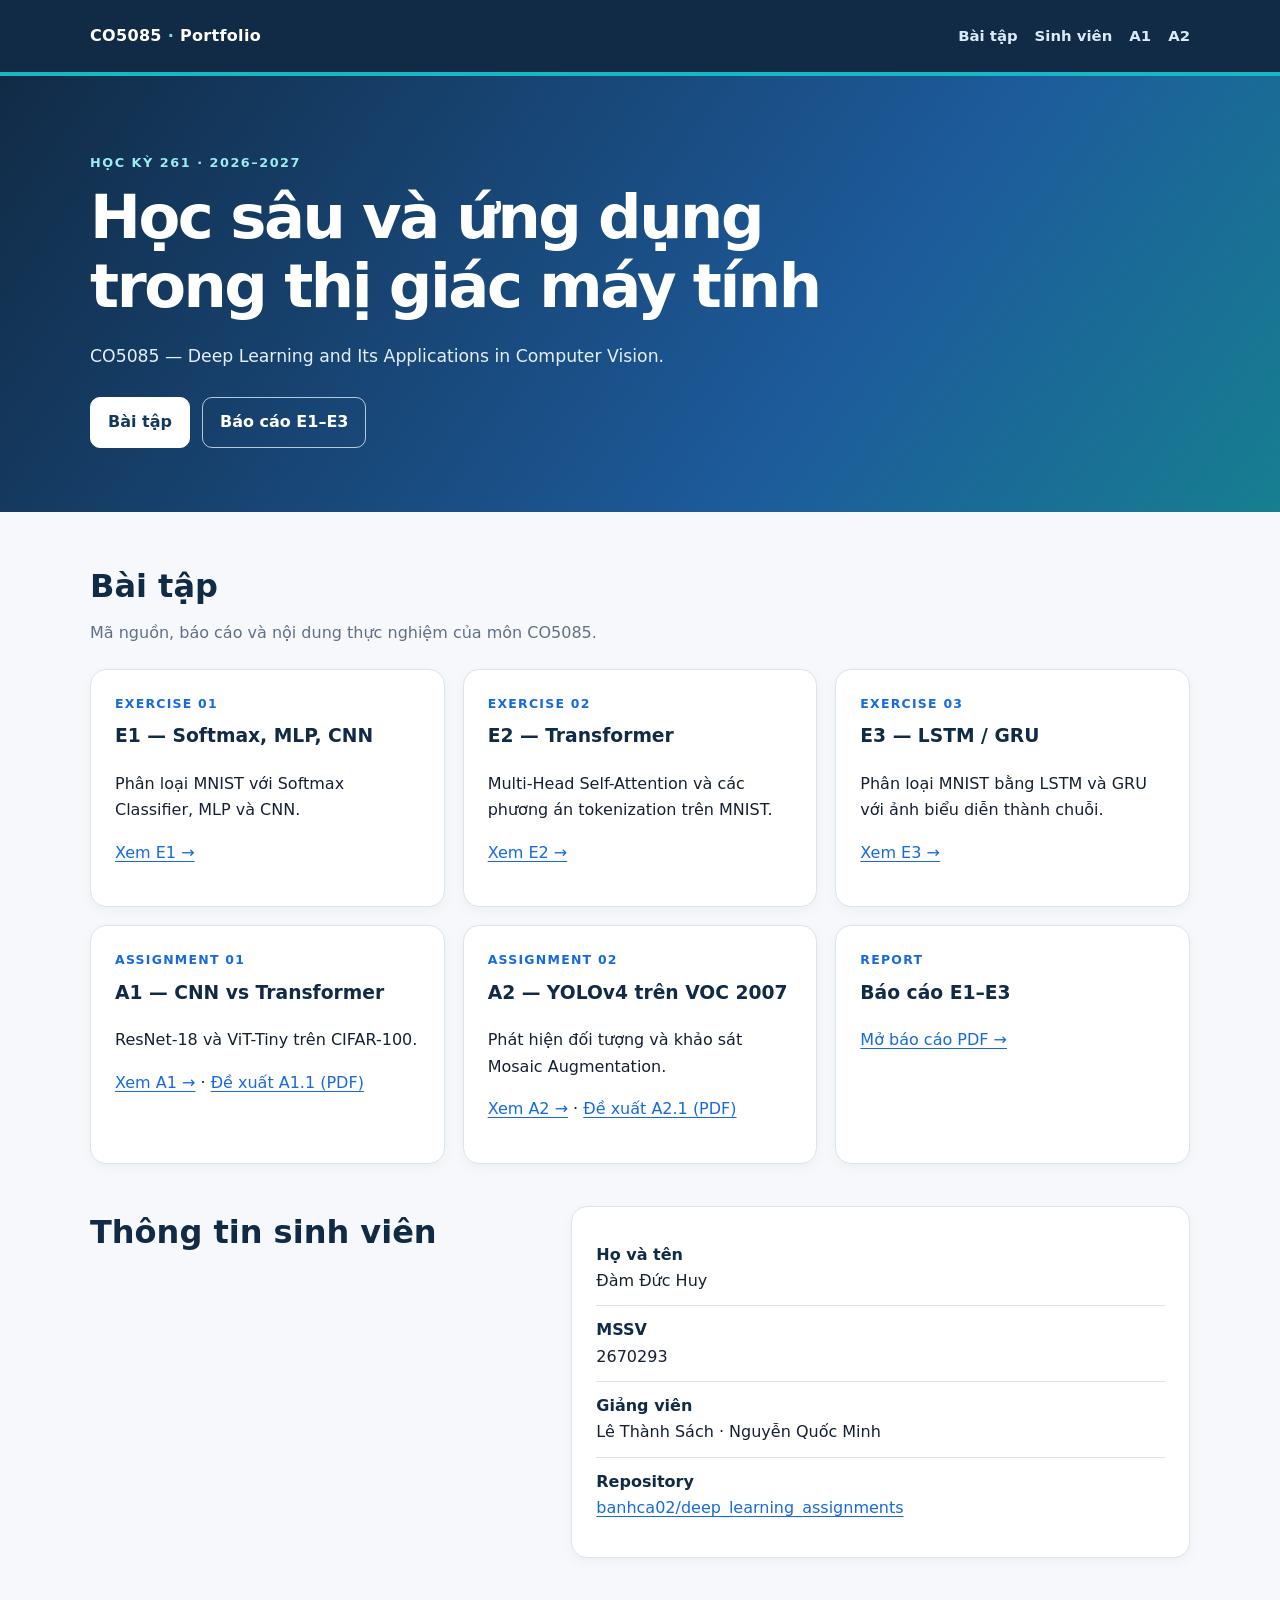
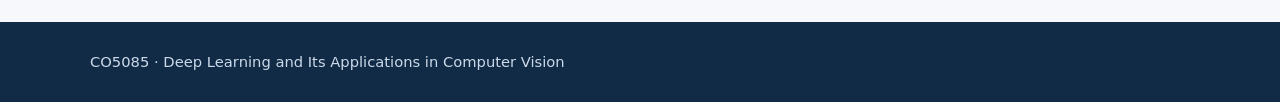
<file: index.html>
<!doctype html>
<html lang="vi">
<head>
  <meta charset="utf-8">
  <meta name="viewport" content="width=device-width, initial-scale=1">
  <meta name="description" content="CO5085 — Deep Learning Assignments.">
  <title>CO5085 | Deep Learning Assignments</title>
  <link rel="stylesheet" href="assets/css/site.css">
</head>
<body>
  <header class="site-header"><div class="container header-inner"><a class="brand" href="index.html">CO5085 <span>·</span> Portfolio</a><nav class="nav" aria-label="Điều hướng"><a href="#assignments">Bài tập</a><a href="#student">Sinh viên</a><a href="A1/">A1</a><a href="A2/">A2</a></nav></div></header>
  <section class="hero"><div class="container"><p class="eyebrow">Học kỳ 261 · 2026–2027</p><h1>Học sâu và ứng dụng trong thị giác máy tính</h1><p>CO5085 — Deep Learning and Its Applications in Computer Vision.</p><div class="hero-actions"><a class="button" href="#assignments">Bài tập</a><a class="button alt" href="reports/exercises.pdf">Báo cáo E1–E3</a></div></div></section>
  <main class="container">
    <section id="assignments"><h2 class="section-title">Bài tập</h2><p class="section-intro">Mã nguồn, báo cáo và nội dung thực nghiệm của môn CO5085.</p><div class="grid">
      <article class="card"><p class="label">Exercise 01</p><h3>E1 — Softmax, MLP, CNN</h3><p>Phân loại MNIST với Softmax Classifier, MLP và CNN.</p><p><a href="E1/">Xem E1 →</a></p></article>
      <article class="card"><p class="label">Exercise 02</p><h3>E2 — Transformer</h3><p>Multi-Head Self-Attention và các phương án tokenization trên MNIST.</p><p><a href="E2/">Xem E2 →</a></p></article>
      <article class="card"><p class="label">Exercise 03</p><h3>E3 — LSTM / GRU</h3><p>Phân loại MNIST bằng LSTM và GRU với ảnh biểu diễn thành chuỗi.</p><p><a href="E3/">Xem E3 →</a></p></article>
      <article class="card"><p class="label">Assignment 01</p><h3>A1 — CNN vs Transformer</h3><p>ResNet-18 và ViT-Tiny trên CIFAR-100.</p><p><a href="A1/">Xem A1 →</a> · <a href="A1/A1.1-proposal.pdf">Đề xuất A1.1 (PDF)</a></p></article>
      <article class="card"><p class="label">Assignment 02</p><h3>A2 — YOLOv4 trên VOC 2007</h3><p>Phát hiện đối tượng và khảo sát Mosaic Augmentation.</p><p><a href="A2/">Xem A2 →</a> · <a href="A2/A2.1-proposal.pdf">Đề xuất A2.1 (PDF)</a></p></article>
      <article class="card"><p class="label">Report</p><h3>Báo cáo E1–E3</h3><p><a href="reports/exercises.pdf">Mở báo cáo PDF →</a></p></article>
    </div></section>
    <section id="student" class="details"><div><h2 class="section-title">Thông tin sinh viên</h2></div><div class="card"><ul class="info-list"><li><strong>Họ và tên</strong>Đàm Đức Huy</li><li><strong>MSSV</strong>2670293</li><li><strong>Giảng viên</strong>Lê Thành Sách · Nguyễn Quốc Minh</li><li><strong>Repository</strong><a href="https://github.com/banhca02/deep_learning_assignments">banhca02/deep_learning_assignments</a></li></ul></div></section>
  </main>
  <footer class="site-footer"><div class="container"><p>CO5085 · Deep Learning and Its Applications in Computer Vision</p></div></footer>
</body>
</html>
</file>
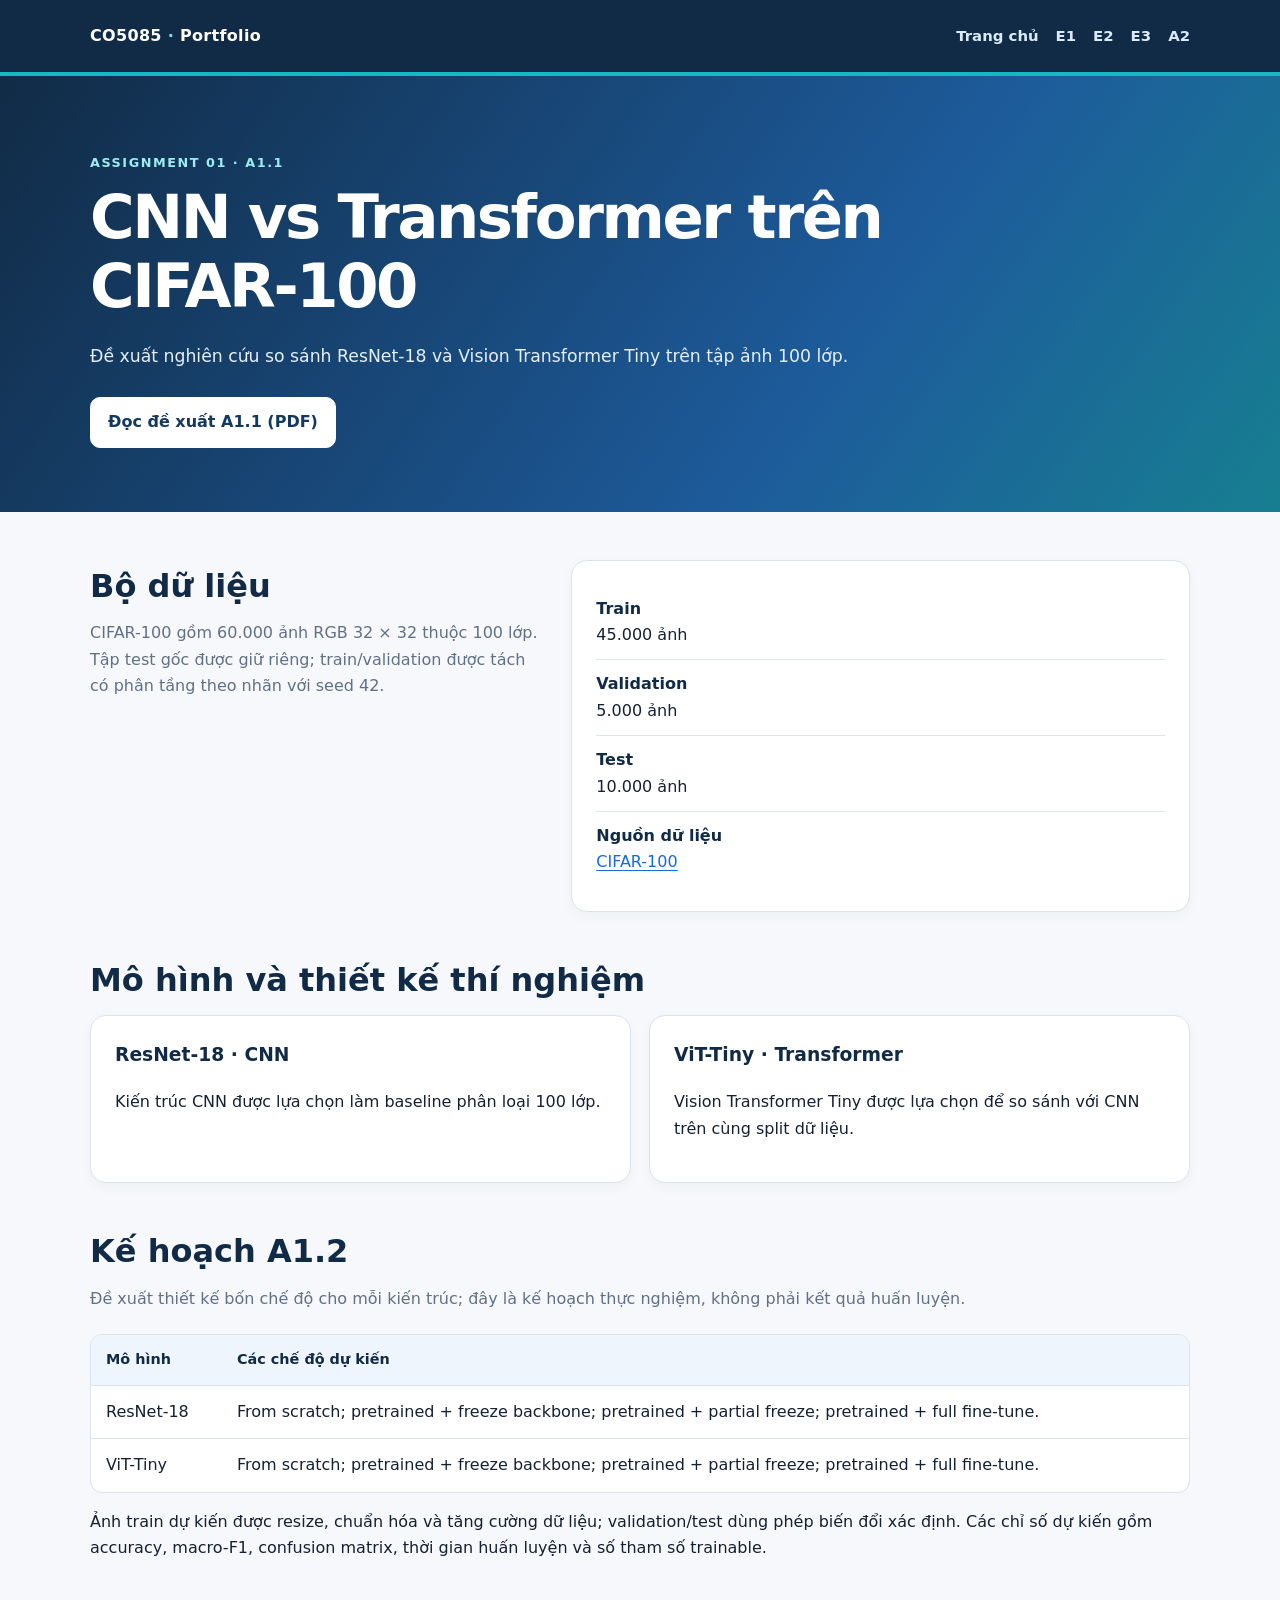
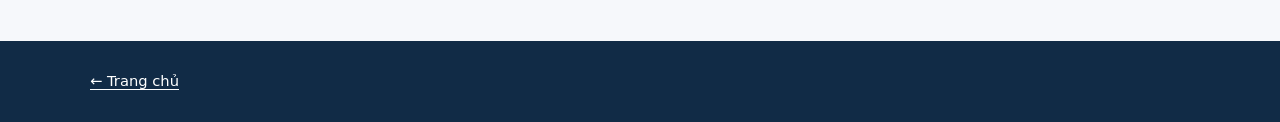
<file: A1/index.html>
<!doctype html>
<html lang="vi">
<head>
  <meta charset="utf-8">
  <meta name="viewport" content="width=device-width, initial-scale=1">
  <meta name="description" content="Đề xuất A1.1: CNN vs Transformer trên CIFAR-100.">
  <title>A1.1 — CNN vs Transformer | CO5085</title>
  <link rel="stylesheet" href="../assets/css/site.css">
</head>
<body>
  <header class="site-header"><div class="container header-inner"><a class="brand" href="../index.html">CO5085 <span>·</span> Portfolio</a><nav class="nav" aria-label="Điều hướng"><a href="../index.html">Trang chủ</a><a href="../E1/">E1</a><a href="../E2/">E2</a><a href="../E3/">E3</a><a href="../A2/">A2</a></nav></div></header>
  <section class="hero"><div class="container"><p class="eyebrow">Assignment 01 · A1.1</p><h1>CNN vs Transformer trên CIFAR-100</h1><p>Đề xuất nghiên cứu so sánh ResNet-18 và Vision Transformer Tiny trên tập ảnh 100 lớp.</p><div class="hero-actions"><a class="button" href="A1.1-proposal.pdf">Đọc đề xuất A1.1 (PDF)</a></div></div></section>
  <main class="container">
    <section class="details"><div><h2 class="section-title">Bộ dữ liệu</h2><p class="section-intro">CIFAR-100 gồm 60.000 ảnh RGB 32 × 32 thuộc 100 lớp. Tập test gốc được giữ riêng; train/validation được tách có phân tầng theo nhãn với seed 42.</p></div><div class="card"><ul class="info-list"><li><strong>Train</strong>45.000 ảnh</li><li><strong>Validation</strong>5.000 ảnh</li><li><strong>Test</strong>10.000 ảnh</li><li><strong>Nguồn dữ liệu</strong><a href="https://www.cs.toronto.edu/~kriz/cifar.html">CIFAR-100</a></li></ul></div></section>
    <section><h2 class="section-title">Mô hình và thiết kế thí nghiệm</h2><div class="grid two"><article class="card"><h3>ResNet-18 · CNN</h3><p>Kiến trúc CNN được lựa chọn làm baseline phân loại 100 lớp.</p></article><article class="card"><h3>ViT-Tiny · Transformer</h3><p>Vision Transformer Tiny được lựa chọn để so sánh với CNN trên cùng split dữ liệu.</p></article></div></section>
    <section><h2 class="section-title">Kế hoạch A1.2</h2><p class="section-intro">Đề xuất thiết kế bốn chế độ cho mỗi kiến trúc; đây là kế hoạch thực nghiệm, không phải kết quả huấn luyện.</p><div class="table-wrap"><table><thead><tr><th>Mô hình</th><th>Các chế độ dự kiến</th></tr></thead><tbody><tr><td>ResNet-18</td><td>From scratch; pretrained + freeze backbone; pretrained + partial freeze; pretrained + full fine-tune.</td></tr><tr><td>ViT-Tiny</td><td>From scratch; pretrained + freeze backbone; pretrained + partial freeze; pretrained + full fine-tune.</td></tr></tbody></table></div><p>Ảnh train dự kiến được resize, chuẩn hóa và tăng cường dữ liệu; validation/test dùng phép biến đổi xác định. Các chỉ số dự kiến gồm accuracy, macro-F1, confusion matrix, thời gian huấn luyện và số tham số trainable.</p></section>
  </main>
  <footer class="site-footer"><div class="container"><p><a href="../index.html">← Trang chủ</a></p></div></footer>
</body>
</html>
</file>
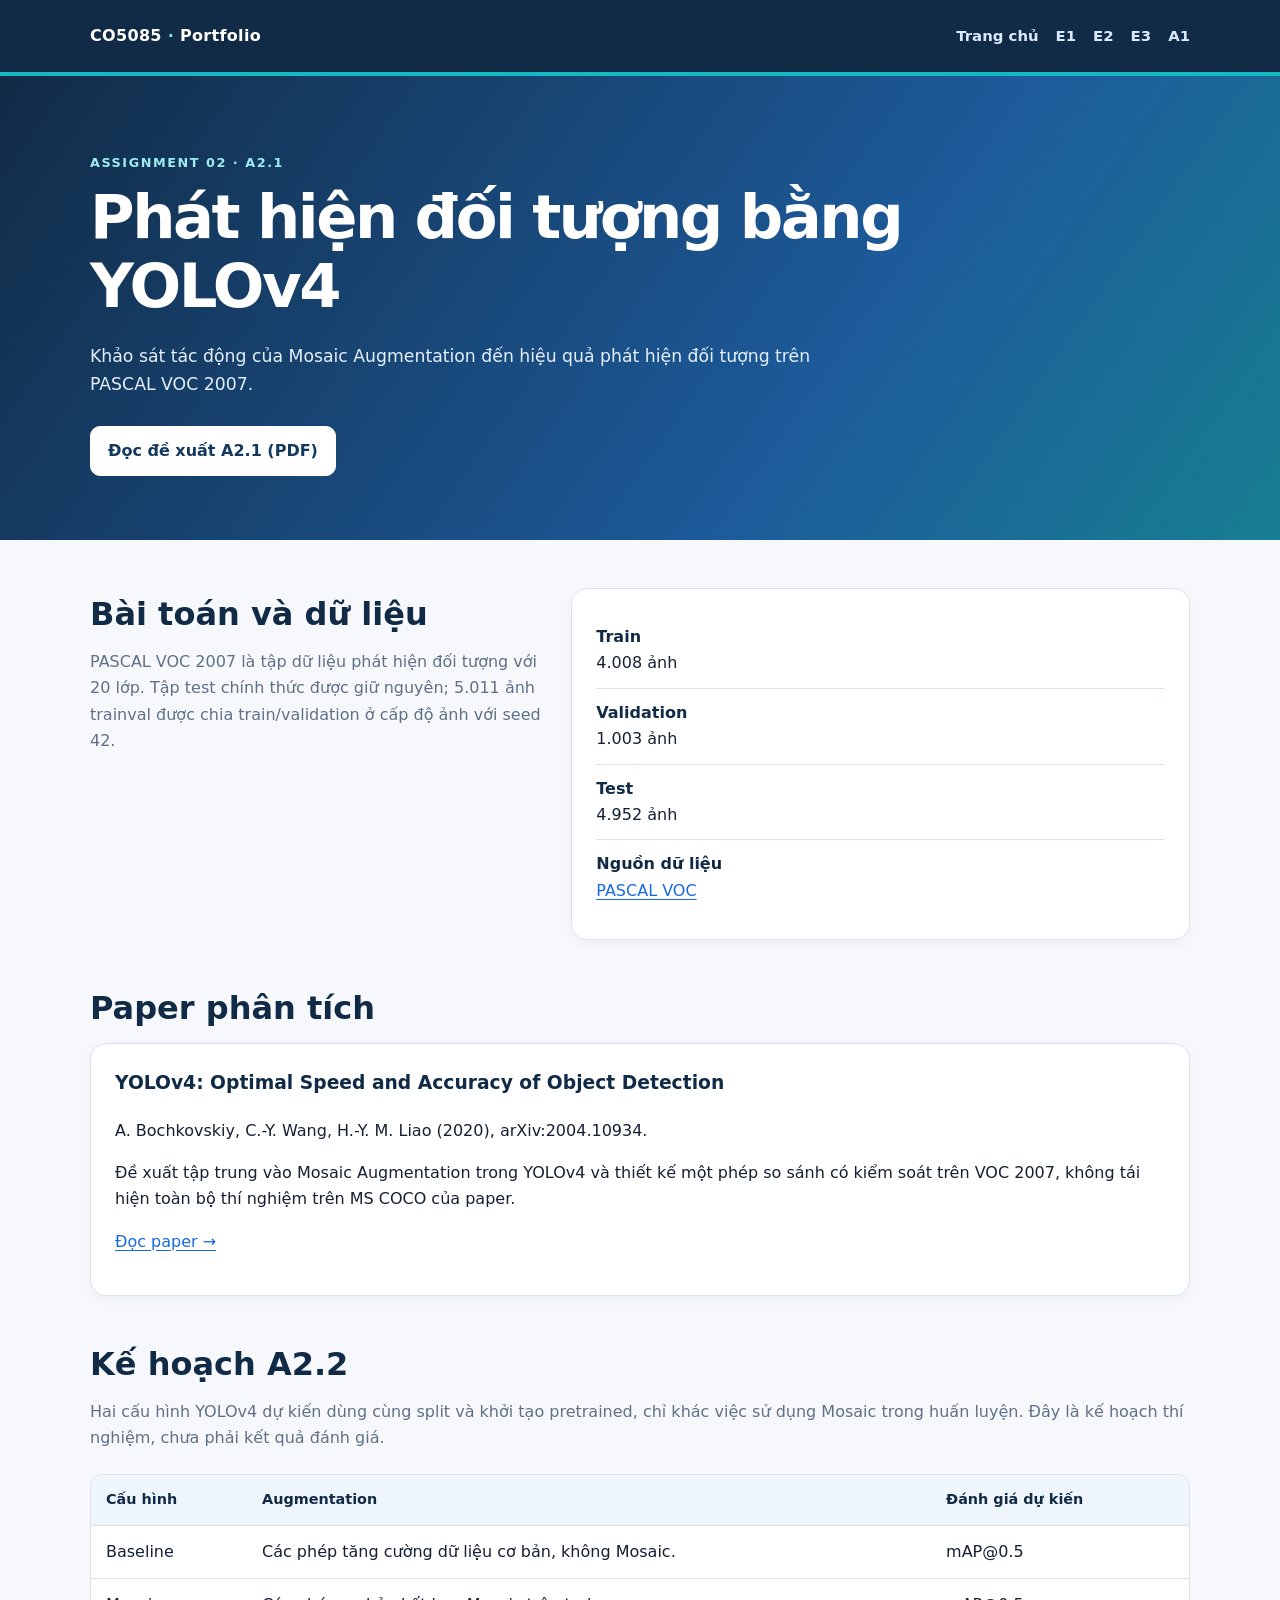
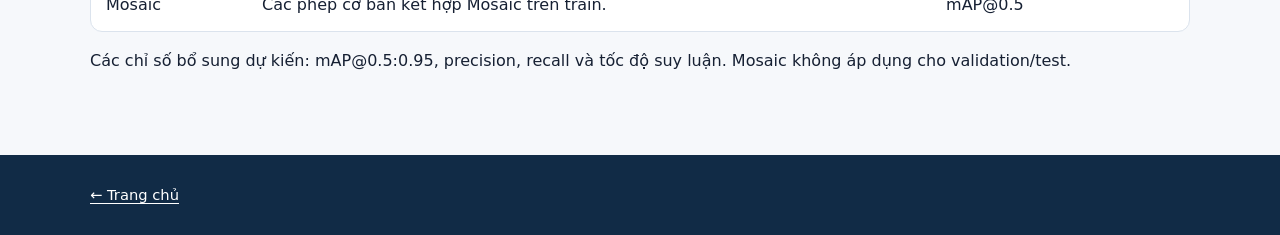
<file: A2/index.html>
<!doctype html>
<html lang="vi">
<head>
  <meta charset="utf-8">
  <meta name="viewport" content="width=device-width, initial-scale=1">
  <meta name="description" content="Đề xuất A2.1: phát hiện đối tượng bằng YOLOv4 trên PASCAL VOC 2007.">
  <title>A2.1 — YOLOv4 | CO5085</title>
  <link rel="stylesheet" href="../assets/css/site.css">
</head>
<body>
  <header class="site-header"><div class="container header-inner"><a class="brand" href="../index.html">CO5085 <span>·</span> Portfolio</a><nav class="nav" aria-label="Điều hướng"><a href="../index.html">Trang chủ</a><a href="../E1/">E1</a><a href="../E2/">E2</a><a href="../E3/">E3</a><a href="../A1/">A1</a></nav></div></header>
  <section class="hero"><div class="container"><p class="eyebrow">Assignment 02 · A2.1</p><h1>Phát hiện đối tượng bằng YOLOv4</h1><p>Khảo sát tác động của Mosaic Augmentation đến hiệu quả phát hiện đối tượng trên PASCAL VOC 2007.</p><div class="hero-actions"><a class="button" href="A2.1-proposal.pdf">Đọc đề xuất A2.1 (PDF)</a></div></div></section>
  <main class="container">
    <section class="details"><div><h2 class="section-title">Bài toán và dữ liệu</h2><p class="section-intro">PASCAL VOC 2007 là tập dữ liệu phát hiện đối tượng với 20 lớp. Tập test chính thức được giữ nguyên; 5.011 ảnh trainval được chia train/validation ở cấp độ ảnh với seed 42.</p></div><div class="card"><ul class="info-list"><li><strong>Train</strong>4.008 ảnh</li><li><strong>Validation</strong>1.003 ảnh</li><li><strong>Test</strong>4.952 ảnh</li><li><strong>Nguồn dữ liệu</strong><a href="http://host.robots.ox.ac.uk/pascal/VOC/">PASCAL VOC</a></li></ul></div></section>
    <section><h2 class="section-title">Paper phân tích</h2><div class="card"><h3>YOLOv4: Optimal Speed and Accuracy of Object Detection</h3><p>A. Bochkovskiy, C.-Y. Wang, H.-Y. M. Liao (2020), arXiv:2004.10934.</p><p>Đề xuất tập trung vào Mosaic Augmentation trong YOLOv4 và thiết kế một phép so sánh có kiểm soát trên VOC 2007, không tái hiện toàn bộ thí nghiệm trên MS COCO của paper.</p><p><a href="https://arxiv.org/abs/2004.10934">Đọc paper →</a></p></div></section>
    <section><h2 class="section-title">Kế hoạch A2.2</h2><p class="section-intro">Hai cấu hình YOLOv4 dự kiến dùng cùng split và khởi tạo pretrained, chỉ khác việc sử dụng Mosaic trong huấn luyện. Đây là kế hoạch thí nghiệm, chưa phải kết quả đánh giá.</p><div class="table-wrap"><table><thead><tr><th>Cấu hình</th><th>Augmentation</th><th>Đánh giá dự kiến</th></tr></thead><tbody><tr><td>Baseline</td><td>Các phép tăng cường dữ liệu cơ bản, không Mosaic.</td><td>mAP@0.5</td></tr><tr><td>Mosaic</td><td>Các phép cơ bản kết hợp Mosaic trên train.</td><td>mAP@0.5</td></tr></tbody></table></div><p>Các chỉ số bổ sung dự kiến: mAP@0.5:0.95, precision, recall và tốc độ suy luận. Mosaic không áp dụng cho validation/test.</p></section>
  </main>
  <footer class="site-footer"><div class="container"><p><a href="../index.html">← Trang chủ</a></p></div></footer>
</body>
</html>
</file>
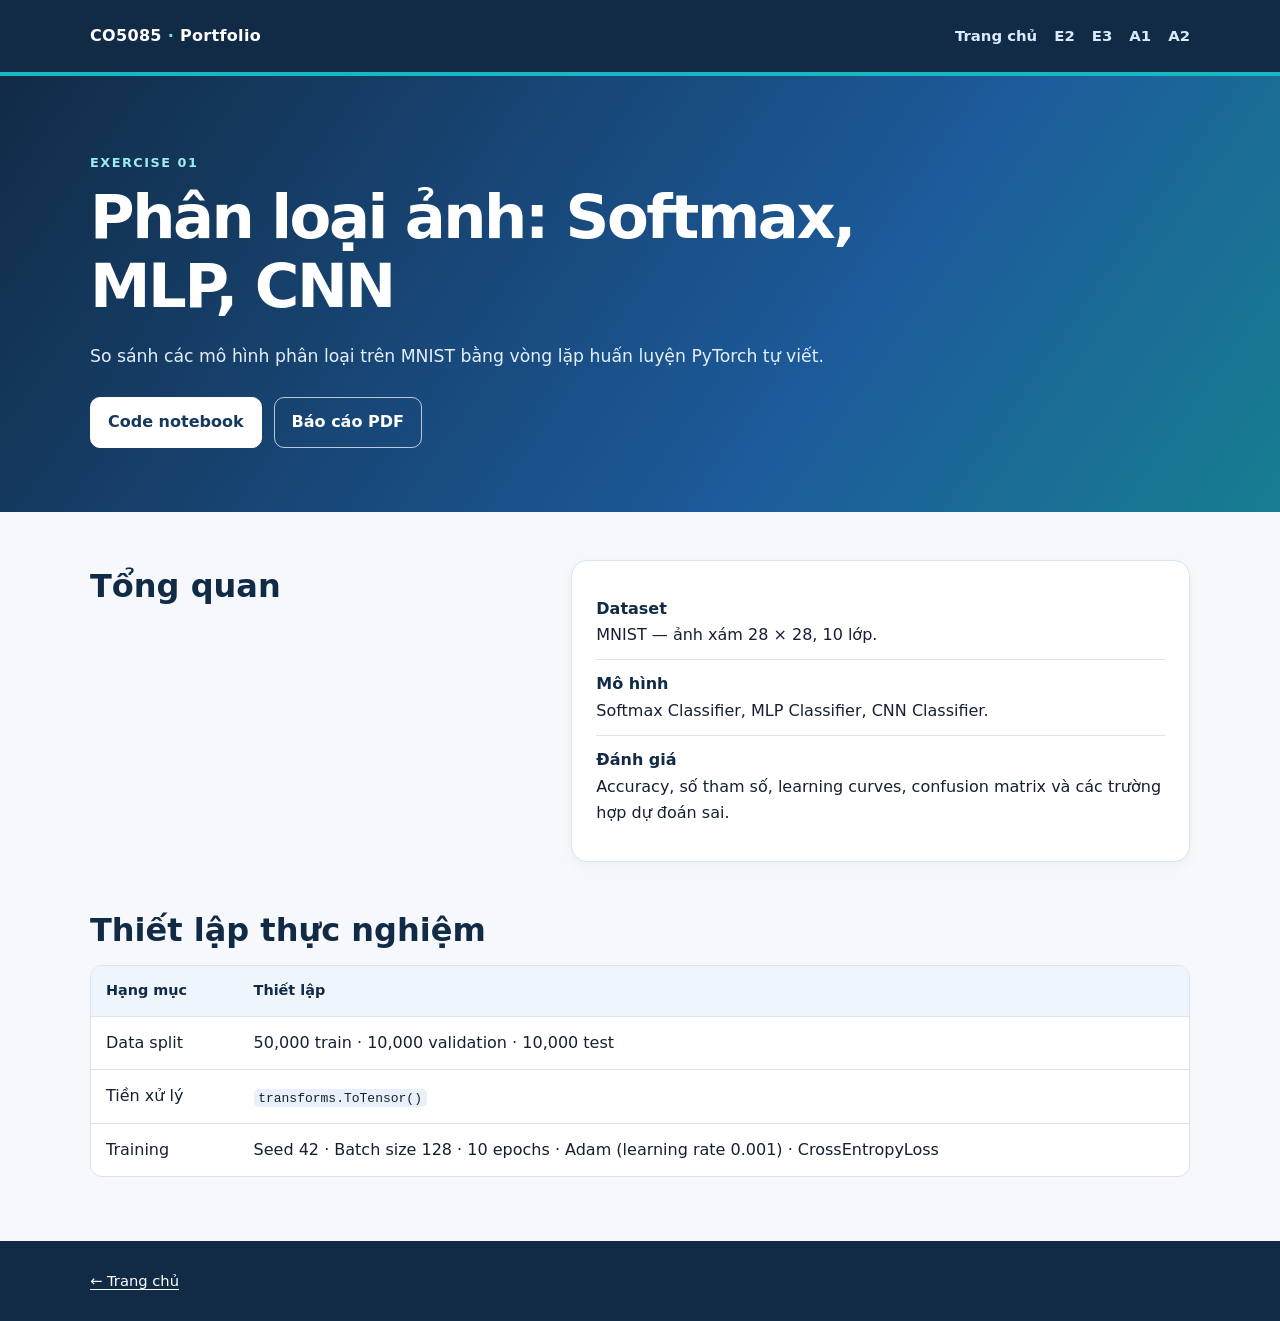
<file: E1/index.html>
<!doctype html><html lang="vi"><head><meta charset="utf-8"><meta name="viewport" content="width=device-width, initial-scale=1"><title>E1 | CO5085</title><link rel="stylesheet" href="../assets/css/site.css"></head><body><header class="site-header"><div class="container header-inner"><a class="brand" href="../index.html">CO5085 <span>·</span> Portfolio</a><nav class="nav"><a href="../index.html">Trang chủ</a><a href="../E2/">E2</a><a href="../E3/">E3</a><a href="../A1/">A1</a><a href="../A2/">A2</a></nav></div></header><section class="hero"><div class="container"><p class="eyebrow">Exercise 01</p><h1>Phân loại ảnh: Softmax, MLP, CNN</h1><p>So sánh các mô hình phân loại trên MNIST bằng vòng lặp huấn luyện PyTorch tự viết.</p><div class="hero-actions"><a class="button" href="co5085-e1-mnist-classification.ipynb">Code notebook</a><a class="button alt" href="../reports/exercises.pdf">Báo cáo PDF</a></div></div></section><main class="container"><section class="details"><div><h2 class="section-title">Tổng quan</h2></div><div class="card"><ul class="info-list"><li><strong>Dataset</strong>MNIST — ảnh xám 28 × 28, 10 lớp.</li><li><strong>Mô hình</strong>Softmax Classifier, MLP Classifier, CNN Classifier.</li><li><strong>Đánh giá</strong>Accuracy, số tham số, learning curves, confusion matrix và các trường hợp dự đoán sai.</li></ul></div></section><section><h2 class="section-title">Thiết lập thực nghiệm</h2><div class="table-wrap"><table><thead><tr><th>Hạng mục</th><th>Thiết lập</th></tr></thead><tbody><tr><td>Data split</td><td>50,000 train · 10,000 validation · 10,000 test</td></tr><tr><td>Tiền xử lý</td><td><code>transforms.ToTensor()</code></td></tr><tr><td>Training</td><td>Seed 42 · Batch size 128 · 10 epochs · Adam (learning rate 0.001) · CrossEntropyLoss</td></tr></tbody></table></div></section></main><footer class="site-footer"><div class="container"><p><a href="../index.html">← Trang chủ</a></p></div></footer></body></html>
</file>
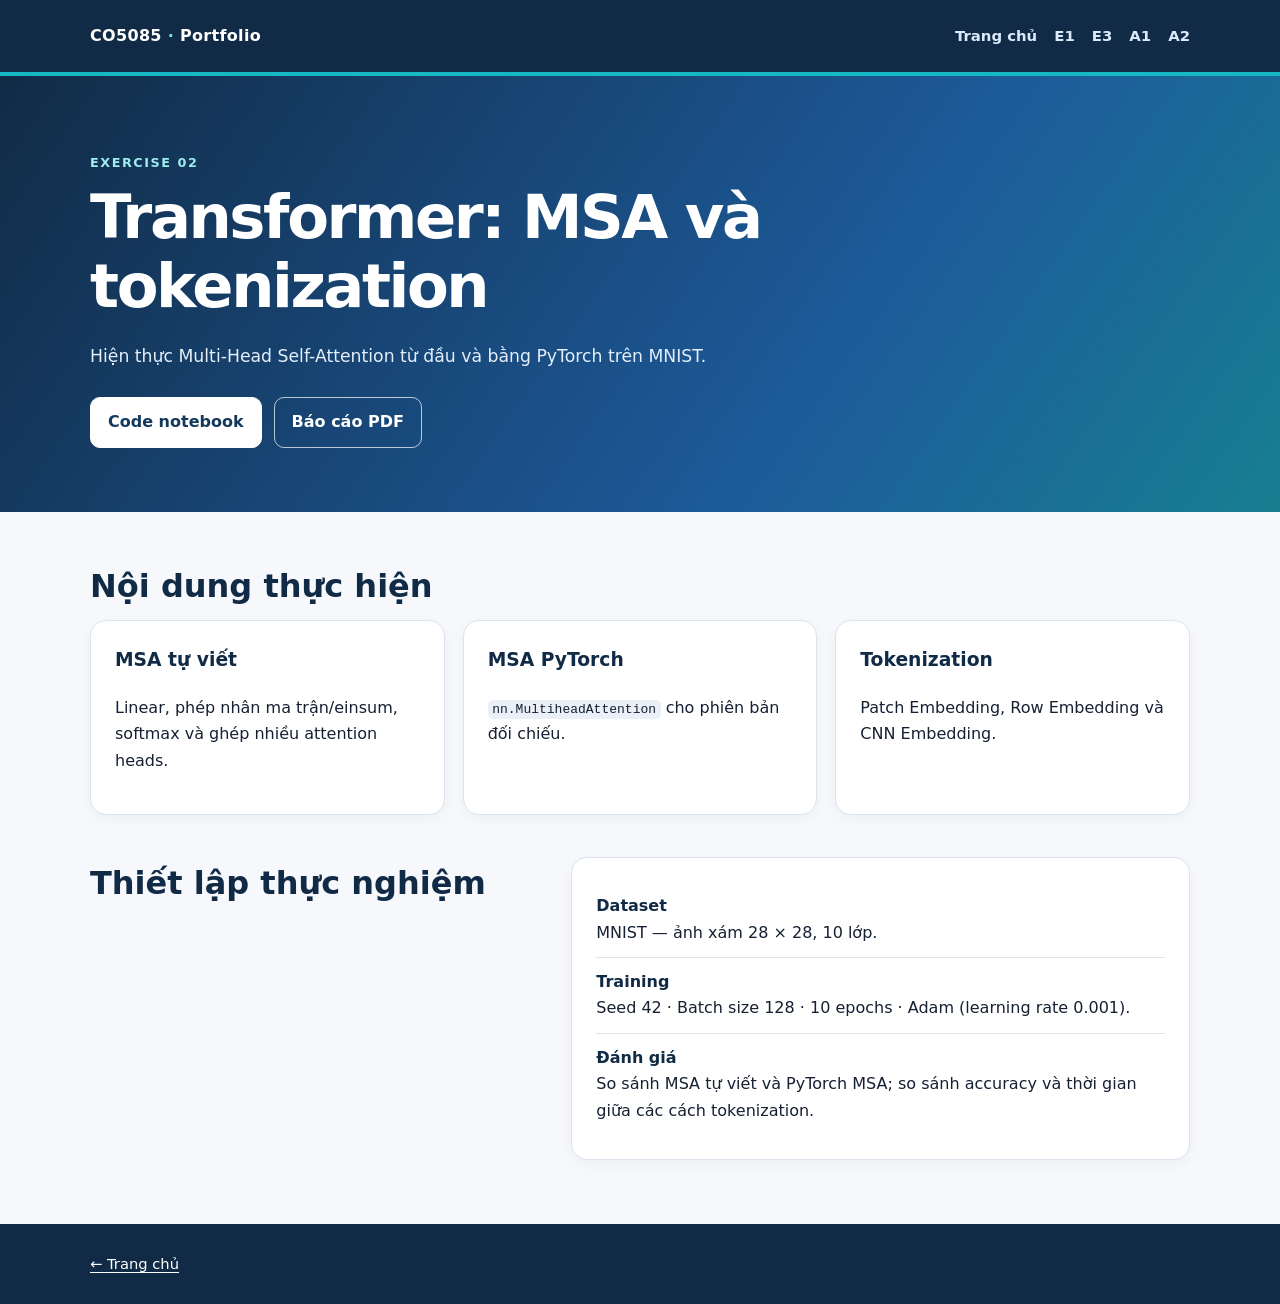
<file: E2/index.html>
<!doctype html><html lang="vi"><head><meta charset="utf-8"><meta name="viewport" content="width=device-width, initial-scale=1"><title>E2 | CO5085</title><link rel="stylesheet" href="../assets/css/site.css"></head><body><header class="site-header"><div class="container header-inner"><a class="brand" href="../index.html">CO5085 <span>·</span> Portfolio</a><nav class="nav"><a href="../index.html">Trang chủ</a><a href="../E1/">E1</a><a href="../E3/">E3</a><a href="../A1/">A1</a><a href="../A2/">A2</a></nav></div></header><section class="hero"><div class="container"><p class="eyebrow">Exercise 02</p><h1>Transformer: MSA và tokenization</h1><p>Hiện thực Multi-Head Self-Attention từ đầu và bằng PyTorch trên MNIST.</p><div class="hero-actions"><a class="button" href="co5085-e2-mnist-classification.ipynb">Code notebook</a><a class="button alt" href="../reports/exercises.pdf">Báo cáo PDF</a></div></div></section><main class="container"><section><h2 class="section-title">Nội dung thực hiện</h2><div class="grid"><article class="card"><h3>MSA tự viết</h3><p>Linear, phép nhân ma trận/einsum, softmax và ghép nhiều attention heads.</p></article><article class="card"><h3>MSA PyTorch</h3><p><code>nn.MultiheadAttention</code> cho phiên bản đối chiếu.</p></article><article class="card"><h3>Tokenization</h3><p>Patch Embedding, Row Embedding và CNN Embedding.</p></article></div></section><section class="details"><div><h2 class="section-title">Thiết lập thực nghiệm</h2></div><div class="card"><ul class="info-list"><li><strong>Dataset</strong>MNIST — ảnh xám 28 × 28, 10 lớp.</li><li><strong>Training</strong>Seed 42 · Batch size 128 · 10 epochs · Adam (learning rate 0.001).</li><li><strong>Đánh giá</strong>So sánh MSA tự viết và PyTorch MSA; so sánh accuracy và thời gian giữa các cách tokenization.</li></ul></div></section></main><footer class="site-footer"><div class="container"><p><a href="../index.html">← Trang chủ</a></p></div></footer></body></html>
</file>
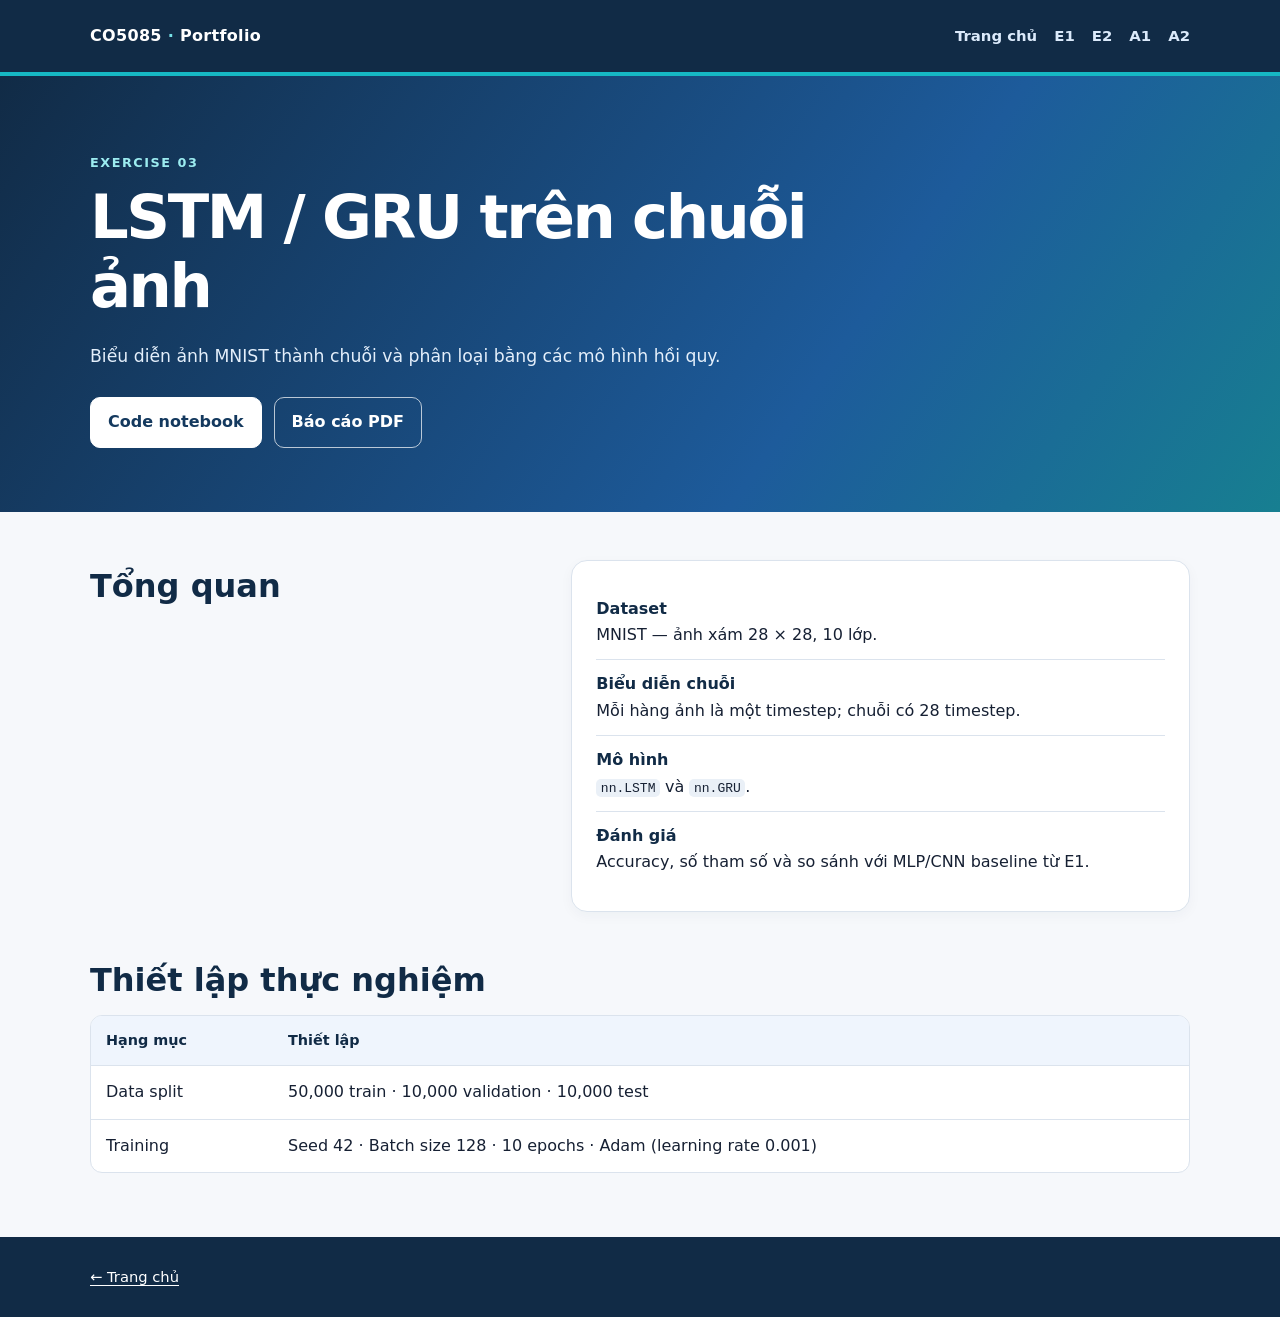
<file: E3/index.html>
<!doctype html><html lang="vi"><head><meta charset="utf-8"><meta name="viewport" content="width=device-width, initial-scale=1"><title>E3 | CO5085</title><link rel="stylesheet" href="../assets/css/site.css"></head><body><header class="site-header"><div class="container header-inner"><a class="brand" href="../index.html">CO5085 <span>·</span> Portfolio</a><nav class="nav"><a href="../index.html">Trang chủ</a><a href="../E1/">E1</a><a href="../E2/">E2</a><a href="../A1/">A1</a><a href="../A2/">A2</a></nav></div></header><section class="hero"><div class="container"><p class="eyebrow">Exercise 03</p><h1>LSTM / GRU trên chuỗi ảnh</h1><p>Biểu diễn ảnh MNIST thành chuỗi và phân loại bằng các mô hình hồi quy.</p><div class="hero-actions"><a class="button" href="co5085-e3-mnist-classification.ipynb">Code notebook</a><a class="button alt" href="../reports/exercises.pdf">Báo cáo PDF</a></div></div></section><main class="container"><section class="details"><div><h2 class="section-title">Tổng quan</h2></div><div class="card"><ul class="info-list"><li><strong>Dataset</strong>MNIST — ảnh xám 28 × 28, 10 lớp.</li><li><strong>Biểu diễn chuỗi</strong>Mỗi hàng ảnh là một timestep; chuỗi có 28 timestep.</li><li><strong>Mô hình</strong><code>nn.LSTM</code> và <code>nn.GRU</code>.</li><li><strong>Đánh giá</strong>Accuracy, số tham số và so sánh với MLP/CNN baseline từ E1.</li></ul></div></section><section><h2 class="section-title">Thiết lập thực nghiệm</h2><div class="table-wrap"><table><thead><tr><th>Hạng mục</th><th>Thiết lập</th></tr></thead><tbody><tr><td>Data split</td><td>50,000 train · 10,000 validation · 10,000 test</td></tr><tr><td>Training</td><td>Seed 42 · Batch size 128 · 10 epochs · Adam (learning rate 0.001)</td></tr></tbody></table></div></section></main><footer class="site-footer"><div class="container"><p><a href="../index.html">← Trang chủ</a></p></div></footer></body></html>
</file>
<file: assets/css/site.css>
:root{--navy:#112b46;--blue:#1769e0;--cyan:#16b8c4;--ink:#162033;--muted:#617087;--paper:#f6f8fb;--white:#fff;--line:#dbe3ed;--radius:16px}*{box-sizing:border-box}html{scroll-behavior:smooth}body{margin:0;background:var(--paper);color:var(--ink);font-family:Inter,system-ui,-apple-system,"Segoe UI",sans-serif;line-height:1.65}a{color:var(--blue);text-underline-offset:3px}.container{width:min(1100px,calc(100% - 40px));margin:auto}.site-header{background:var(--navy);border-bottom:4px solid var(--cyan)}.header-inner{min-height:72px;display:flex;align-items:center;justify-content:space-between;gap:24px}.brand{color:#fff;text-decoration:none;font-weight:800;letter-spacing:.02em}.brand span{color:#76e1e6}.nav{display:flex;flex-wrap:wrap;gap:8px 17px}.nav a{color:#dbeafb;text-decoration:none;font-size:.93rem;font-weight:650}.nav a:hover{color:#fff;text-decoration:underline}.hero{padding:76px 0 64px;background:linear-gradient(125deg,#112b46,#1d5b9b 65%,#177f91);color:#fff}.eyebrow{margin:0 0 10px;color:#9cecf0;font-size:.8rem;font-weight:800;letter-spacing:.12em;text-transform:uppercase}.hero h1{max-width:850px;margin:0;color:#fff;font-size:clamp(2.1rem,5vw,3.8rem);line-height:1.14;letter-spacing:-.04em}.hero p:not(.eyebrow){max-width:760px;margin:20px 0 0;color:#e4effb;font-size:1.08rem}.hero-actions{display:flex;flex-wrap:wrap;gap:12px;margin-top:27px}.button{display:inline-block;padding:11px 17px;border:1px solid #fff;border-radius:10px;background:#fff;color:#14395e;font-weight:800;text-decoration:none}.button.alt{background:transparent;color:#fff;border-color:rgba(255,255,255,.7)}main{padding:48px 0 64px}section+section{margin-top:42px}.section-title{margin:0 0 8px;color:var(--navy);font-size:clamp(1.45rem,3vw,2rem)}.section-intro{margin:0 0 22px;color:var(--muted)}.grid{display:grid;grid-template-columns:repeat(3,1fr);gap:18px}.grid.two{grid-template-columns:repeat(2,1fr)}.card{padding:24px;border:1px solid var(--line);border-radius:var(--radius);background:var(--white);box-shadow:0 4px 13px rgba(17,43,70,.04)}.card h2,.card h3{margin-top:0;color:var(--navy)}.label{margin:0 0 7px;color:var(--blue);font-size:.78rem;font-weight:800;letter-spacing:.1em;text-transform:uppercase}.details{display:grid;grid-template-columns:.85fr 1.15fr;gap:24px}.info-list{padding:0;margin:0;list-style:none}.info-list li{padding:11px 0;border-bottom:1px solid var(--line)}.info-list li:last-child{border-bottom:0}.info-list strong{display:block;color:var(--navy)}.table-wrap{overflow-x:auto;border:1px solid var(--line);border-radius:12px;background:#fff}table{width:100%;border-collapse:collapse;min-width:600px}th,td{padding:13px 15px;border-bottom:1px solid var(--line);text-align:left;vertical-align:top}th{background:#eff5fd;color:var(--navy);font-size:.9rem}tr:last-child td{border-bottom:0}code{padding:.12em .35em;border-radius:5px;background:#eaf0f7}.site-footer{padding:28px 0;background:var(--navy);color:#cbd9e8;font-size:.92rem}.site-footer p{margin:0}.site-footer a{color:#fff}@media(max-width:780px){.header-inner{padding:14px 0;align-items:flex-start;flex-direction:column}.hero{padding:56px 0 50px}.grid,.grid.two,.details{grid-template-columns:1fr}}
</file>
